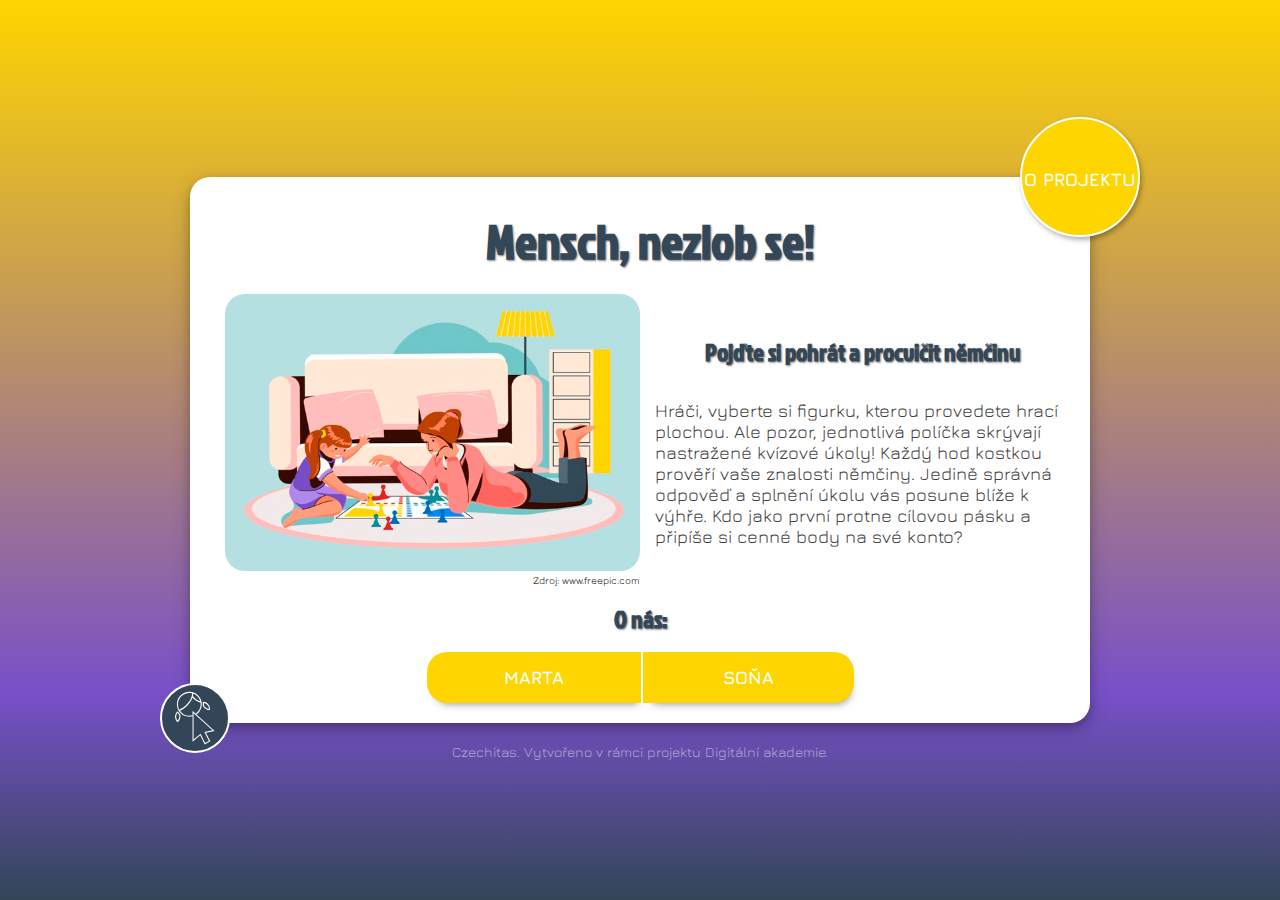
<file: index.html>
<!DOCTYPE html>
<html lang="cz">
  <head>
    <meta charset="UTF-8" />
    <meta name="viewport" content="width=device-width, initial-scale=1.0" />
    <link rel="preconnect" href="https://fonts.gstatic.com" />
    <link
      href="https://fonts.googleapis.com/css2?family=Jockey+One&family=Jura:wght@400;600;700&display=swap"
      rel="stylesheet"
    />
    <link rel="stylesheet" href="style.css" />
    <title>O projektu</title>
  </head>

  <body>
    <!-- Hlavička -->
    <!--<header>
      <nav class="hlavicka">
        <img class="figurka" src="Zeichnung_figurky.svg" alt="figurka" />
      </nav>
    </header>-->

    <!-- Hlavní část -->
    <main>
      <a class="o-projektu" href="index.html">O projektu</a>
      <h1>Mensch, nezlob se!</h1>
      <div class="container">
        <div class="div-obrazek">
        <figure>
          <img class='obrazek' src="img.jpg" alt="hrajici rodina" />
          <figcaption>Zdroj: www.freepic.com</figcaption>
        </figure>
        </div>
        <div class="uvodni-slovo">
          <h2 class="nadpis">Pojďte si pohrát a procvičit němčinu</h2>
          <p class="popisek">
            Hráči, vyberte si figurku, kterou provedete hrací plochou. Ale
            pozor, jednotlivá políčka skrývají nastražené kvízové úkoly! Každý
            hod kostkou prověří vaše znalosti němčiny. Jedině správná odpověď a
            splnění úkolu vás posune blíže k výhře. Kdo jako první protne
            cílovou pásku a připíše si cenné body na své konto?
          </p>
        </div>
      </div>
      <h2>O nás:</h2>
      <div class="tlacitka">
        <a class="marta" href="marta.html">Marta</a>
        <a class="sona" href="sona.html">Soňa</a>
      </div>
      <a href="https://www.czechitas.cz/cs/">
        <img class="logo" src="logo.svg" />
      </a>
    </main>

    <!-- Patička -->
    <footer class="paticka">
      Czechitas. Vytvořeno v rámci projektu Digitální akademie.
    </footer>
  </body>
</html>
</file>
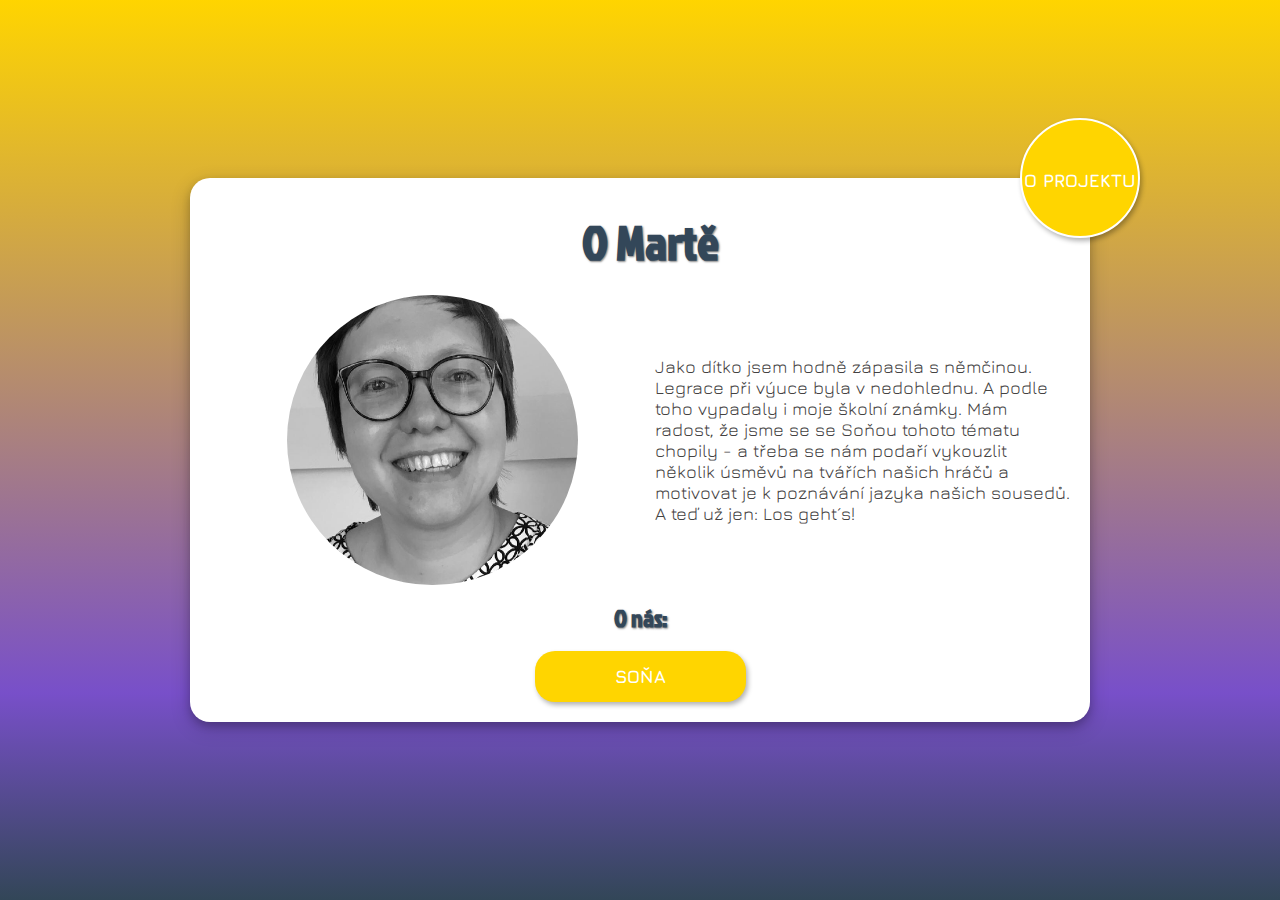
<file: marta.html>
<!DOCTYPE html>
<html lang="en">
  <head>
    <meta charset="UTF-8" />
    <meta name="viewport" content="width=device-width, initial-scale=1.0" />
    <link rel="preconnect" href="https://fonts.gstatic.com" />
    <link
      href="https://fonts.googleapis.com/css2?family=Jockey+One&family=Jura:wght@400;600;700&display=swap"
      rel="stylesheet"
    />
    <link rel="stylesheet" href="style.css" />
    <title>Marta</title>
  </head>
  <body>
    <!-- Hlavička -->
    <header>
      <nav class="hlavicka"></nav>
    </header>

    <!-- Hlavní část -->
    <main>
      <a class="o-projektu" href="index.html">O projektu</a>
      <h1>O Martě</h1>
      <div class="container">
        <div class="div-obrazek cerna">
          <img
            class="obrazek-marta"
            src="foto_marta_o-projektu.png"
            alt="foto marta"
          />
        </div>
        <div class="uvodni-slovo">
          <p class="popisek">
            Jako dítko jsem hodně zápasila s němčinou. Legrace při výuce byla v
            nedohlednu. A podle toho vypadaly i moje školní známky. Mám radost,
            že jsme se se Soňou tohoto tématu chopily - a třeba se nám podaří
            vykouzlit několik úsměvů na tvářích našich hráčů a motivovat je k
            poznávání jazyka našich sousedů. A teď už jen: Los geht´s!
          </p>
        </div>
      </div>
      <h2>O nás:</h2>
      <div class="tlacitka">
        <a class="sona sona2" href="sona.html">Soňa</a>
      </div>
    </main>

    <!-- Patička -->
    <footer class="paticka"></footer>
  </body>
</html>
</file>
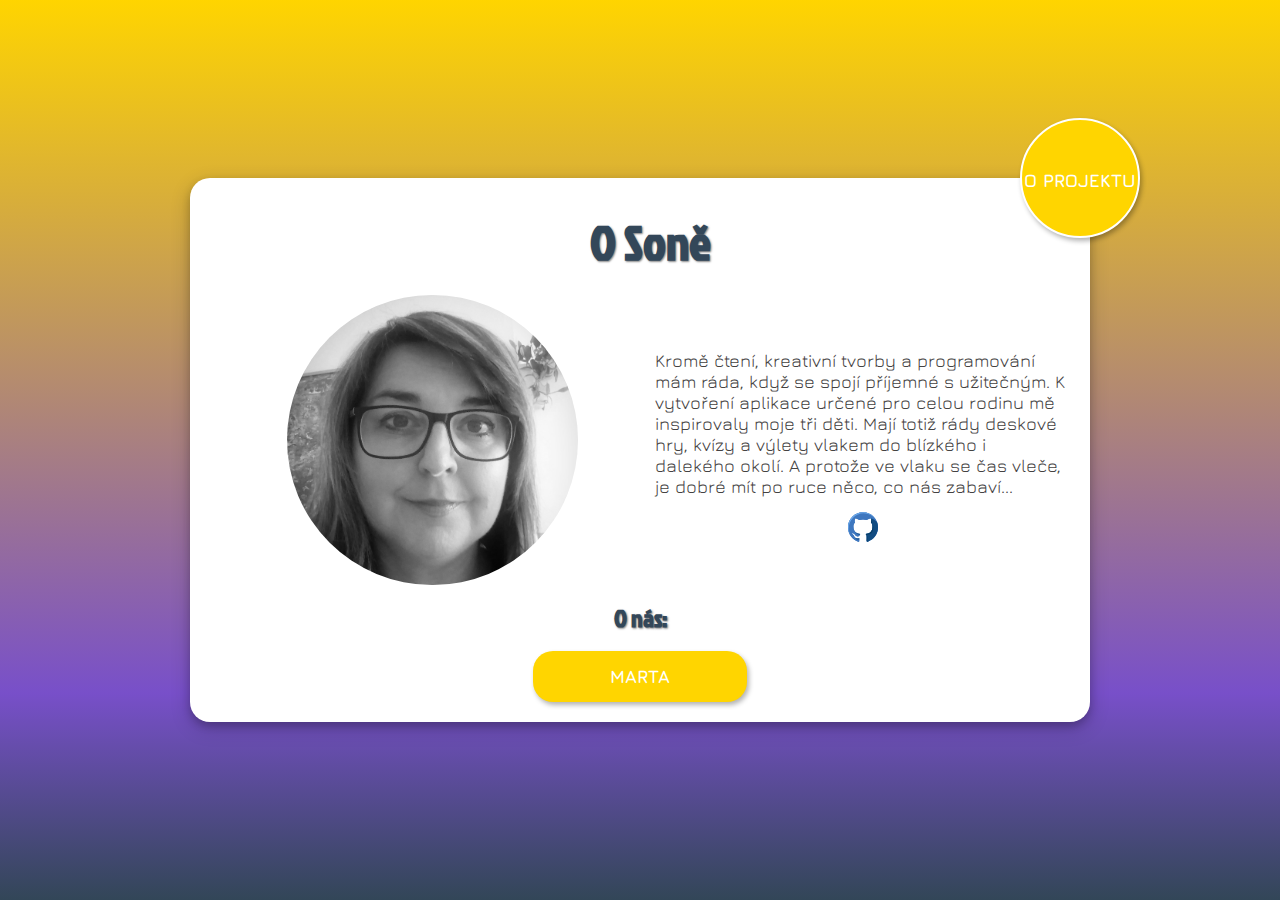
<file: sona.html>
<!DOCTYPE html>
<html lang="en">
  <head>
    <meta charset="UTF-8" />
    <meta name="viewport" content="width=device-width, initial-scale=1.0" />
    <link rel="preconnect" href="https://fonts.gstatic.com" />
    <link
      href="https://fonts.googleapis.com/css2?family=Jockey+One&family=Jura:wght@400;600;700&display=swap"
      rel="stylesheet"
    />
    <link rel="stylesheet" href="style.css" />
    <title>Soňa</title>
  </head>
  <body>
    <!-- Hlavička -->
    <header>
      <nav class="hlavicka"></nav>
    </header>

    <!-- Hlavní část -->
    <main>
      <a class="o-projektu" href="index.html">O projektu</a>
      <h1>O Soně</h1>
      <div class="container">
        <div class="div-obrazek cerna">
          <img class="obrazek-sona" src="foto-sona.jpg" alt="foto sona" />
        </div>
        <div class="uvodni-slovo">
          <p class="popisek">
            Kromě čtení, kreativní tvorby a programování mám ráda, když se spojí
            příjemné s užitečným. K vytvoření aplikace určené pro celou rodinu
            mě inspirovaly moje tři děti. Mají totiž rády deskové hry, kvízy a
            výlety vlakem do blízkého i dalekého okolí. A protože ve vlaku se
            čas vleče, je dobré mít po ruce něco, co nás zabaví...
          </p>
          <a class="odkaz-github" href="https://github.com/SonaMatejkova"
            ><img class="github" src="github.svg" alt="github"
          /></a>
        </div>
      </div>
      <h2>O nás:</h2>
      <div class="tlacitka">
        <a class="marta marta2" href="marta.html">Marta</a>
      </div>
    </main>

    <!-- Patička -->
    <footer class="paticka"></footer>
  </body>
</html>
</file>
<file: style.css>
html {
  box-sizing: border-box;
}

*,
*:after,
*:before {
  box-sizing: inherit;
}

body {
  min-height: 100vh;
  margin: 0;
  background-image: linear-gradient(
    180deg,
    hsla(50, 100%, 50%, 1) 0%,
    hsla(260, 53%, 55%, 1) 77%,
    hsla(208, 27%, 27%, 1) 100%
  );
  background-repeat: no-repeat;
  font-family: 'Jura', sans-serif;
  display: flex;
  flex-direction: column;
  justify-content: center;
  align-items: center;
}
/*
.hlavicka {
  height: 50px;
  left: 0;
  right: 0;
  top: 0;
  padding: 0 10px 0 10px;
}*/
.o-projektu {
  color: white;
  background-color: #ffd500;
  text-decoration: none;
  text-transform: uppercase;
  text-align: center;
  font-family: 'Jura', sans-serif;
  font-weight: 600;
  font-size: 12px;
  border: 2px solid white;
  border-radius: 50%;
  box-shadow: 2px 3px 5px rgba(0, 0, 0, 0.3);
  padding: 30px 0px;
  position: absolute;
  top: -40px;
  right: 0;
  bottom: 80px;
  width: 80px;
  height: 80px;
  z-index: 1;
}

.o-projektu:hover {
  background-image: linear-gradient(rgba(0, 0, 0, 0.1), rgba(0, 0, 0, 0.1));
}

main {
  position: relative;
  width: 320px;
  height: 70%;
  margin: 40px auto 0 auto;
  padding: 0 15px 10px 15px;
  background-color: white;
  border-radius: 20px;
  box-shadow: 0 4px 8px 0 rgba(0, 0, 0, 0.2), 0 6px 20px 0 rgba(0, 0, 0, 0.19);
}

h1 {
  font-family: 'Jockey One', sans-serif;
  color: #334759;
  text-shadow: 1px 1px 2px #7a7a7a;
  font-size: 30px;
  margin: 10px 0;
  padding-left: 20px;
}

h2 {
  font-family: 'Jockey One', sans-serif;
  color: #334759;
  text-shadow: 1px 1px 2px #7a7a7a;
  text-align: center;
  font-size: 18px;
  margin: 10px 0;
}

.div-obrazek {
  width: 100%;
  display: flex;
  justify-content: center;
  align-items: center;
}

.obrazek {
  width: 100%;
  border-radius: 20px;
}

figure {
  margin: 0;
}

figcaption {
  font-size: 8px;
  text-align: right;
}

.obrazek-sona,
.obrazek-marta {
  width: 70%;
  border-radius: 50%;
}

.cerna {
  filter: grayscale(100%);
}

.uvodni-slovo {
  width: 100%;
  display: flex;
  flex-direction: column;
  align-items: center;
}

.popisek {
  width: 100%;
  color: rgb(68, 66, 66);
  font-size: 14px;
  margin: 10px 0;
}

.github {
  width: 30px;
  height: 30px;
}

.tlacitka {
  display: flex;
  justify-content: center;
}

.marta,
.sona {
  background-color: #ffd500;
  align-items: center;
  color: white;
  text-decoration: none;
  text-transform: uppercase;
  font-weight: 600;
  font-size: 14px;
  border-radius: 0 20px 20px 0;
}

.marta {
  border-radius: 20px 0 0 20px;
  border-right: 2px solid white;
  box-shadow: 2px 7px 8px -7px rgba(0, 0, 0, 0.5);
  padding: 5px 25px;
}
.sona {
  padding: 5px 30px;
  box-shadow: 3px 7px 8px -7px rgba(0, 0, 0, 0.5);
}

.sona2,
.marta2 {
  border-radius: 20px;
  border: 0;
  box-shadow: 2px 3px 5px rgba(0, 0, 0, 0.3);
}

.marta:hover,
.sona:hover {
  background-image: linear-gradient(rgba(0, 0, 0, 0.1), rgba(0, 0, 0, 0.1));
}

.paticka {
  height: 40px;
  width: 100vw;
  text-align: center;
  font-size: 10px;
  padding: 10px;
  color: rgba(255, 255, 255, 0.5);
}
.paticka a {
  color: rgba(255, 255, 255, 0.5);
}

.logo {
  position: absolute;
  bottom: -10px;
  left: 0px;
  width: 50px;
  height: 50px;
  border-radius: 50%;
  border: 2px solid white;
  background-color: hsla(208, 27%, 27%, 1);
}

@media screen and (min-width: 540px) {
  .container {
    display: flex;
    align-items: center;
  }
  .o-projektu {
    font-weight: 700;
    font-size: 18px;
    padding: 50px 0px;
    position: absolute;
    top: -60px;
    right: -50px;
    bottom: 80px;
    width: 120px;
    height: 120px;
    z-index: 1;
  }
  h1 {
    font-size: 48px;
    margin: 20px 0 20px 0;
    text-align: center;
  }
  h2 {
    font-size: 24px;
    margin: 16px 0;
  }
  main {
    width: 540px;
    height: 100%;
    margin-top: 80px;
    padding: 10px 20px 20px 20px;
  }
  .div-obrazek {
    width: 50%;
    margin-left: 15px;
  }
  figcaption {
    font-size: 10px;
  }
  .uvodni-slovo {
    width: 50%;
    margin-left: 15px;
  }
  .popisek {
    margin: 15px 15px;
    font-size: 16px;
  }
  /*.hlavicka {
    height: 80px;
    padding: 0 30px 0 50px;
  }*/
  .marta {
    padding: 15px 77px;
    font-weight: 700;
    font-size: 18px;
  }
  .sona {
    padding: 15px 80px;
    font-weight: 700;
    font-size: 18px;
  }
  .logo {
    bottom: -30px;
    left: -30px;
    width: 70px;
    height: 70px;
  }

  .paticka {
    height: 80px;
    font-size: 14px;
    padding: 20px;
  }
}
@media screen and (min-width: 1024px) {
  main {
    width: 900px;
  }
  .popisek {
    font-size: 18px;
  }
}
</file>
